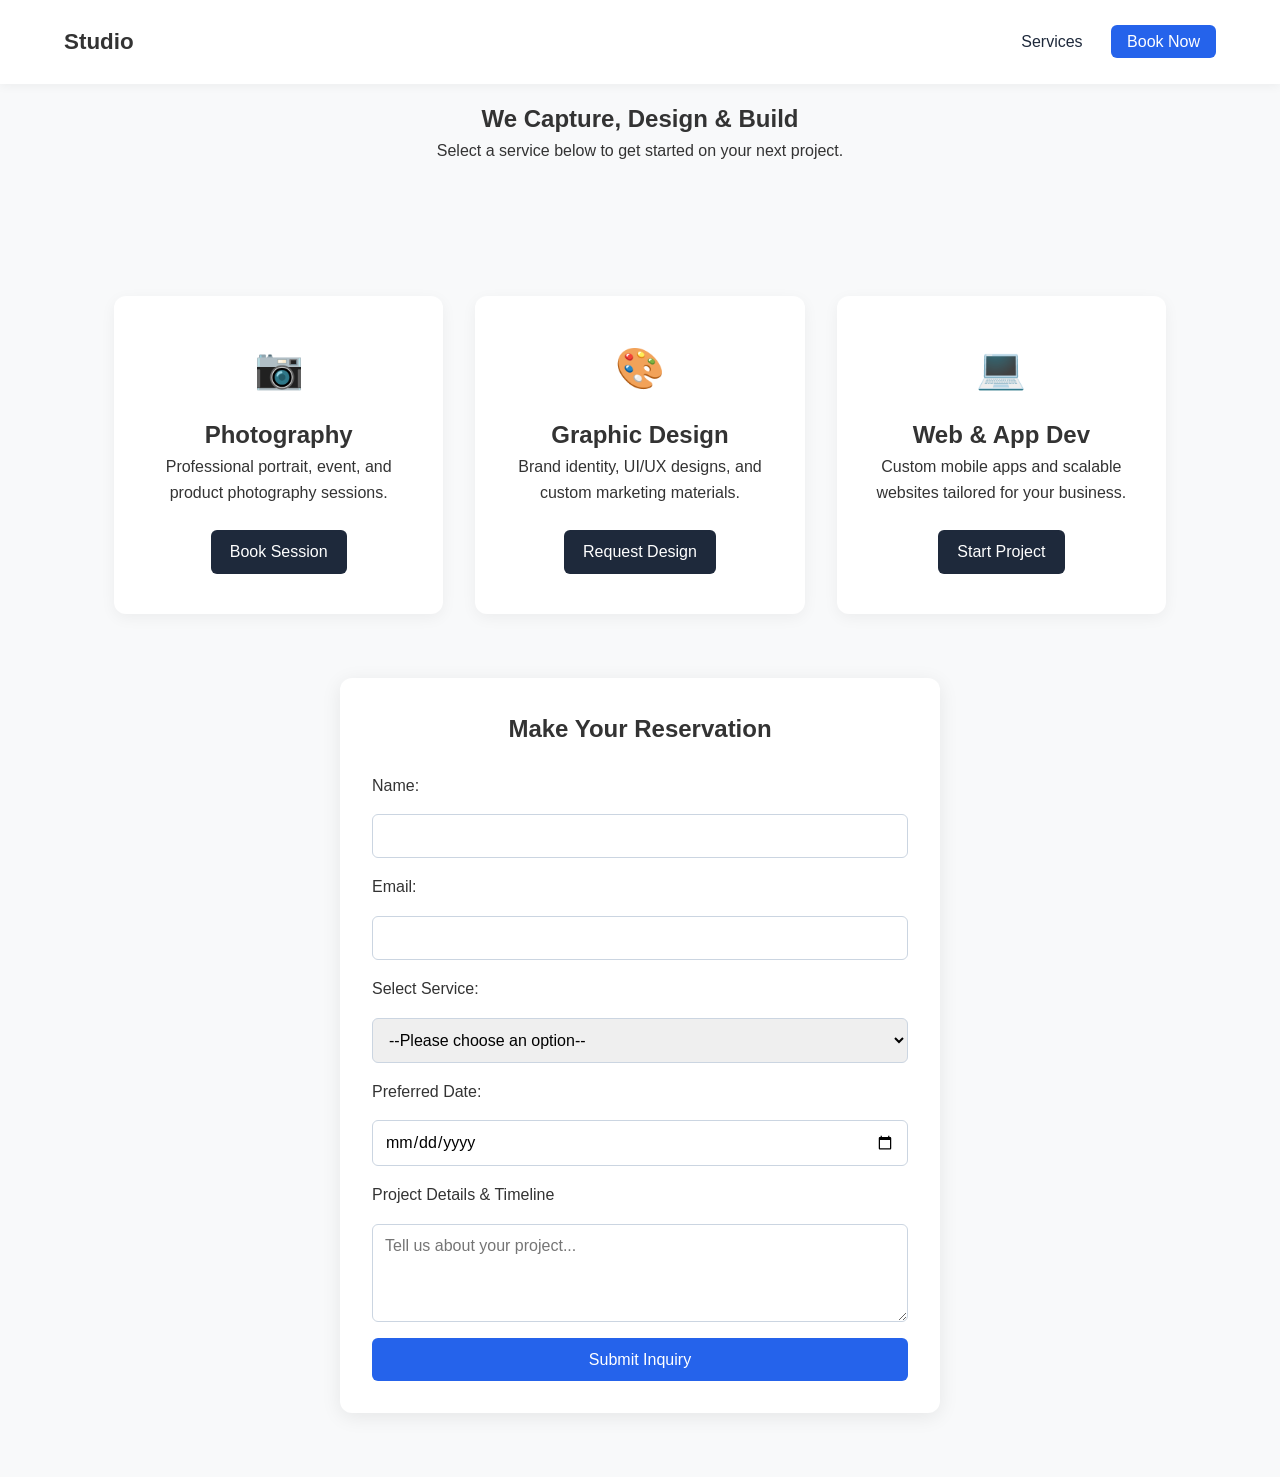
<file: OLDindex.html>
<html lang="en">
    <head>
        <meta charset="UTF-8">
        <meta name="viewport" content="width=device-width, initial-scale=1.0">
        <link rel="stylesheet" href="style.css">
        <title>Studio</title>
       
    </head>
    <body>

        <header class="navbar">
            <div class="logo">Studio</div>
            <nav>
                <a href="#services">Services</a>
                <a href="#booking" class="nav-cta">Book Now</a>
            </nav>
        </header>
        <section class="hero">
    <h1>We Capture, Design & Build</h1>
    <p>Select a service below to get started on your next project.</p>
  </section>
  <section id="services" class="services-grid">
    <div class="card">
      <div class="icon">📷</div>
      <h2>Photography</h2>
      <p>Professional portrait, event, and product photography sessions.</p>
      <a href="#booking" class="card-btn">Book Session</a>
    </div>

    <div class="card">
      <div class="icon">🎨</div>
      <h2>Graphic Design</h2>
      <p>Brand identity, UI/UX designs, and custom marketing materials.</p>
      <a href="#booking" class="card-btn">Request Design</a>
    </div>

    <div class="card">
      <div class="icon">💻</div>
      <h2>Web & App Dev</h2>
      <p>Custom mobile apps and scalable websites tailored for your business.</p>
      <a href="#booking" class="card-btn">Start Project</a>
    </div>
  </section>
  <section id="booking" class="booking-section">
    <h2>Make Your Reservation</h2>
    <form action="#" method="POST" class="booking-form">
      <label for="name">Name:</label>
      <input type="text" id="name" name="name" required>

      <label for="email">Email:</label>
      <input type="email" id="email" name="email" required>

      <label for="service">Select Service:</label>
      <select id="service" name="service" required>
        <option value="">--Please choose an option--</option>
        <option value="photo">Photography</option>
        <option value="design">Graphic Design</option>
        <option value="dev">Web & App Development</option>
      </select>
      <label for="date">Preferred Date:</label>
      <input type="date" id="date" name="date" required>
      <label for="details">Project Details & Timeline</label>
      <textarea id="details" rows="4" placeholder="Tell us about your project..."></textarea>
      <button type="submit" class="submit-btn">Submit Inquiry</button>
  </section>
    </body>
</html>
</file>
<file: style.css>
* {
  box-sizing: border-box;
  margin: 0;
  padding: 0;
  font-family: 'Segoe UI', Tahoma, Geneva, Verdana, sans-serif;
}

body {
  background-color: #f8f9fa;
  color: #333;
  line-height: 1.6;
}

.navbar {
  display: flex;
  position: fixed;
    width: 100%;
  justify-content: space-between;
  align-items: center;
  padding: 1.5rem 5%;
  background-color: #ffffff;
  box-shadow: 0 2px 10px rgba(0,0,0,0.05);
}
nav a {
  text-decoration: none;
  color: #1e293b;
  margin-left: 1.5rem;
  font-weight: 500;
  
}
.logo {
  font-weight: 700;
  font-size: 1.4rem;
}

.nav-cta {
  background-color: #2563eb;
  color: white;
  padding: 0.5rem 1rem;
  text-decoration: none;
  border-radius: 6px;
}

.hero {
  text-align: center;
  padding: 100px 10px;
}

.services-grid {
  display: grid;
  grid-template-columns: repeat(auto-fit, minmax(280px, 1fr));
  gap: 2rem;
  max-width: 1100px;
  margin: 2rem auto;
  padding: 0 1.5rem;
}

.card {
  background: white;
  border-radius: 12px;
  padding: 2.5rem 1.5rem;
  text-align: center;
  box-shadow: 0 4px 15px rgba(0,0,0,0.05);
  transition: transform 0.2s ease;
}

.card:hover {
  transform: translateY(-5px);
}

.icon {
  font-size: 2.5rem;
  margin-bottom: 1rem;
}

.card-btn {
  display: inline-block;
  margin-top: 1.5rem;
  padding: 0.6rem 1.2rem;
  background-color: #1e293b;
  color: #fff;
  text-decoration: none;
  border-radius: 6px;
}

.booking-section {
  max-width: 600px;
  margin: 4rem auto;
  padding: 2rem;
  background: #ffffff;
  border-radius: 12px;
  box-shadow: 0 4px 20px rgba(0,0,0,0.08);
}

.booking-section h2 {
  margin-bottom: 1.5rem;
  text-align: center;
}

.booking-form {
  display: flex;
  flex-direction: column;
  gap: 1rem;
}

.booking-form input,
.booking-form select,
.booking-form textarea {
  padding: 0.75rem;
  border: 1px solid #cbd5e1;
  border-radius: 6px;
  font-size: 1rem;
}

.submit-btn {
  background-color: #2563eb;
  color: white;
  border: none;
  padding: 0.8rem;
  border-radius: 6px;
  font-size: 1rem;
  cursor: pointer;
}

.submit-btn:hover {
  background-color: #1d4ed8;
}
</file>
